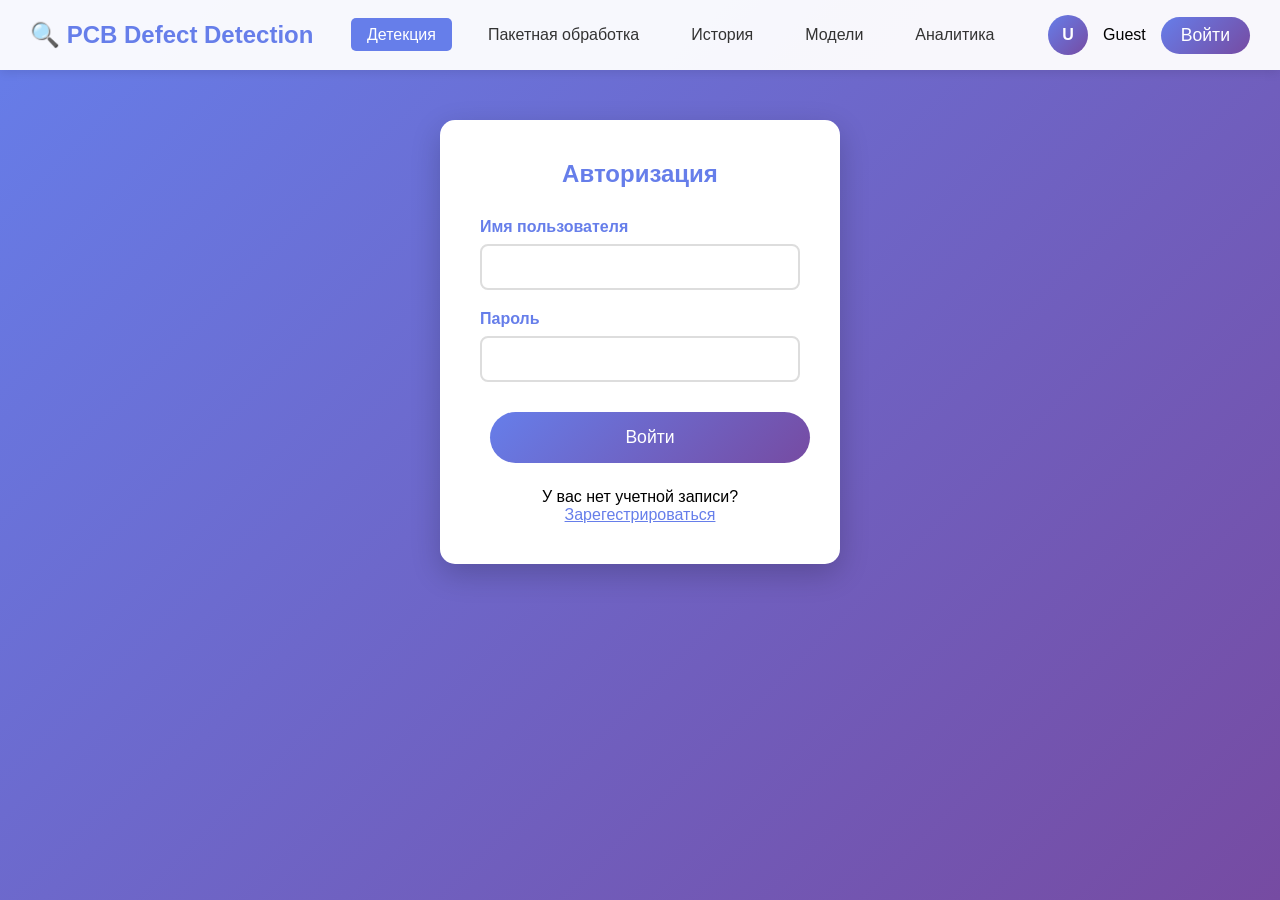
<file: frontend/index.html>
<!DOCTYPE html>
<html lang="ru">
<head>
    <meta charset="UTF-8">
    <meta name="viewport" content="width=device-width, initial-scale=1.0">
    <title>PCB Defect Detection System</title>
    <link rel="stylesheet" href="css/index_style.css">
</head>
<body>
    <!-- Navbar -->
    <div class="navbar">
        <div class="navbar-brand">🔍 PCB Defect Detection</div>
        <ul class="navbar-menu">
            <li><a href="#" class="active" onclick="switchPage('detection', event)">Детекция</a></li>
            <li><a href="#" onclick="switchPage('batch', event)">Пакетная обработка</a></li>
            <li><a href="#" onclick="switchPage('history', event)">История</a></li>
            <li><a href="#" onclick="switchPage('models', event)">Модели</a></li>
            <li><a href="/dashboard">Аналитика</a></li>
        </ul>
        <div class="user-menu">
            <div class="user-avatar" id="userAvatar">U</div>
            <span id="username">Guest</span>
            <button class="btn btn-secondary" onclick="logout()" id="logoutBtn" style="display: none; padding: 8px 20px; margin: 0;">Выйти</button>
            <button class="btn" onclick="showLoginForm()" id="loginBtn" style="padding: 8px 20px; margin: 0;">Войти</button>
        </div>
    </div>

    <div class="container">
        <!-- Login Form (скрыт по умолчанию) -->
        <div id="loginFormContainer" style="display: none;">
            <div class="login-form">
                <h2 style="text-align: center; color: #667eea; margin-bottom: 30px;">Авторизация</h2>
                <div id="loginAlert"></div>
                <form onsubmit="handleLogin(event)">
                    <div class="form-group">
                        <label>Имя пользователя</label>
                        <input type="text" id="loginUsername" required>
                    </div>
                    <div class="form-group">
                        <label>Пароль</label>
                        <input type="password" id="loginPassword" required>
                    </div>
                    <button type="submit" class="btn" style="width: 100%;">Войти</button>
                    <p style="text-align: center; margin-top: 15px;">
                        У вас нет учетной записи? 
                        <a href="#" onclick="showRegisterForm()" style="color: #667eea;">Зарегестрироваться</a>
                    </p>
                </form>
            </div>
        </div>

        <!-- Register Form (скрыт по умолчанию) -->
        <div id="registerFormContainer" style="display: none;">
            <div class="login-form">
                <h2 style="text-align: center; color: #667eea; margin-bottom: 30px;">Регистрация</h2>
                <div id="registerAlert"></div>
                <form onsubmit="handleRegister(event)">
                    <div class="form-group">
                        <label>Имя</label>
                        <input type="text" id="regUsername" required>
                    </div>
                    <div class="form-group">
                        <label>Email</label>
                        <input type="email" id="regEmail" required>
                    </div>
                    <div class="form-group">
                        <label>Полное имя</label>
                        <input type="text" id="regFullName" required>
                    </div>
                    <div class="form-group">
                        <label>Пароль</label>
                        <input type="password" id="regPassword" required>
                    </div>
                    <button type="submit" class="btn" style="width: 100%;">Зарегистроровать</button>
                    <p style="text-align: center; margin-top: 15px;">
                        Уже есть аккаунт? 
                        <a href="#" onclick="showLoginForm()" style="color: #667eea;">Войти</a>
                    </p>
                </form>
            </div>
        </div>

        <!-- Main Content -->
        <div id="mainContent">
            <!-- Tabs -->
            <div class="tabs">
                <button class="tab active" onclick="switchTab('single')">
                    📷 Одиночное обнаружение
                </button>
                <button class="tab" onclick="switchTab('batch')">
                    📁 Пакетная обработка
                </button>
                <button class="tab" onclick="switchTab('history')">
                    📜 История
                </button>
                <button class="tab" onclick="switchTab('compare')">
                    🔬 Сравнение моделей
                </button>
            </div>

            <!-- Tab 1: Single Detection -->
            <div id="tabSingle" class="tab-content active">
                <div class="upload-section" id="uploadSection">
                    <div class="upload-icon">📁</div>
                    <h2>Загрузить изображение печатной платы</h2>
                    <p style="margin: 20px 0; color: #666;">
                        Перетащите файл сюда или щелкните, чтобы выбрать
                    </p>
                    <input type="file" id="fileInput" class="file-input" accept="image/*">
                    <button class="btn" onclick="document.getElementById('fileInput').click()">
                        Выбрать файл
                    </button>
                </div>

                <div class="controls" style="display: none;" id="controls">
                    <div class="slider-container">
                        <label for="singleModelSelect">Модель детекции</label>
                        <select id="singleModelSelect" class="control-select model-select">
                            <option value="default">default</option>
                        </select>
                    </div>
                    <div class="slider-container">
                        <label for="confidenceSlider">
                            Порог уверенности: <span id="confidenceValue">0.25</span>
                        </label>
                        <input type="range" id="confidenceSlider" class="slider" 
                               min="0" max="1" step="0.05" value="0.25">
                    </div>
                    <div class="slider-container">
                        <label for="iouSlider">
                            IoU threshold (NMS): <span id="iouValue">0.45</span>
                        </label>
                        <input type="range" id="iouSlider" class="slider"
                               min="0" max="1" step="0.05" value="0.45">
                    </div>
                    <div class="slider-container">
                        <label for="imgszInput">Размер входа (imgsz)</label>
                        <input type="number" id="imgszInput" class="control-input" min="320" max="4096" step="32" value="1024">
                    </div>
                    <button class="btn" id="analyzeBtn">🔍 Анализировать</button>
                    <button class="btn btn-secondary" onclick="reset()">
                        🔄 Новая инспекция
                    </button>
                    <button class="btn btn-success" onclick="exportPDF()" id="exportBtn" style="display: none;">
                        📄 Экспорт PDF
                    </button>
                    <button class="btn btn-success" onclick="exportJSON()" id="exportJsonBtn" style="display: none;">
                        🧾 Экспорт JSON
                    </button>
                    <select id="imageExportFormat" class="control-select" style="max-width: 180px; display: none;">
                        <option value="jpeg">JPEG</option>
                        <option value="png">PNG</option>
                    </select>
                    <button class="btn btn-success" onclick="exportResultImage()" id="exportImageBtn" style="display: none;">
                        🖼️ Экспорт изображения
                    </button>
                </div>

                <div class="loading" id="loading">
                    <div class="spinner"></div>
                    <h3>Анализ изображения...</h3>
                    <p>Это может занять несколько секунд</p>
                </div>

                <div class="preview-section" id="previewSection">
                    <div class="image-preview">
                        <h3>📷 Исходное изображение</h3>
                        <img id="originalImage" alt="Original">
                    </div>
                    <div class="image-preview">
                        <h3>✨ Результат анализа</h3>
                        <img id="resultImage" alt="Result">
                    </div>
                </div>

                <div class="results-section" id="resultsSection">
                    <h2 style="margin-bottom: 20px;">📊 Результаты проверки</h2>
                    
                    <div id="statusBadge"></div>
                    <div class="stats-grid" id="statsGrid"></div>
                    <h3 style="margin: 30px 0 15px;">🔎 Обнаруженные дефекты</h3>
                    <div id="defectsList"></div>
                </div>
            </div>

            <!-- Tab 2: Batch Processing -->
            <div id="tabBatch" class="tab-content">
                <h2>Пакетная обработка</h2>
                <p style="color: #666; margin-bottom: 20px;">Загрузите несколько изображений для обработки</p>

                <div class="upload-section" id="batchUploadSection">
                    <div class="upload-icon">📁</div>
                    <h3>Выбрать несколько изображений</h3>
                    <input type="file" id="batchFileInput" class="file-input" accept="image/*" multiple>
                    <button class="btn" onclick="document.getElementById('batchFileInput').click()">
                        Выбрать файлы
                    </button>
                </div>

                <div id="batchFilesContainer" style="display: none;">
                    <h3>Выбранные файлы (<span id="batchFileCount">0</span>)</h3>
                    <div class="batch-files-list" id="batchFilesList"></div>

                    <div style="margin-top: 20px;">
                        <div class="slider-container">
                            <label for="batchModelSelect">Модель детекции</label>
                            <select id="batchModelSelect" class="control-select model-select">
                                <option value="default">default</option>
                            </select>
                        </div>
                        <div class="slider-container">
                            <label for="batchConfidenceSlider">
                                Порог уверенности: <span id="batchConfidenceValue">0.25</span>
                            </label>
                            <input type="range" id="batchConfidenceSlider" class="slider"
                                   min="0" max="1" step="0.05" value="0.25">
                        </div>
                        <div class="slider-container">
                            <label for="batchIouSlider">
                                IoU threshold (NMS): <span id="batchIouValue">0.45</span>
                            </label>
                            <input type="range" id="batchIouSlider" class="slider"
                                   min="0" max="1" step="0.05" value="0.45">
                        </div>
                        <div class="slider-container">
                            <label for="batchImgszInput">Размер входа (imgsz)</label>
                            <input type="number" id="batchImgszInput" class="control-input" min="320" max="4096" step="32" value="1024">
                        </div>
                        <button class="btn" onclick="processBatch()">
                            🚀 Обработать все
                        </button>
                        <button class="btn btn-secondary" onclick="clearBatchFiles()">
                            🗑️ Очистить все
                        </button>
                    </div>
                </div>

                <div id="batchProgress" style="display: none; margin-top: 30px;">
                    <h3>Прогресс обработки</h3>
                    <div style="background: #f8f9ff; padding: 20px; border-radius: 10px; margin-top: 15px;">
                        <div style="display: flex; justify-content: space-between; margin-bottom: 10px;">
                            <span>Прогресс:</span>
                            <span id="batchProgressText">0%</span>
                        </div>
                        <div style="width: 100%; height: 20px; background: #ddd; border-radius: 10px; overflow: hidden;">
                            <div id="batchProgressBar" style="width: 0%; height: 100%; background: linear-gradient(135deg, #667eea 0%, #764ba2 100%); transition: width 0.3s;"></div>
                        </div>
                    </div>
                </div>

                <div id="batchResults" style="display: none; margin-top: 30px;">
                    <h3>Результаты пакетной обработки</h3>
                    <div id="batchResultsContent"></div>
                </div>
            </div>

            <!-- Tab 3: History -->
            <div id="tabHistory" class="tab-content">
                <h2>История проверок</h2>
                <p style="color: #666; margin-bottom: 20px;">Просмотр прошлых проверок и результатов</p>

                <div style="margin-bottom: 20px;">
                    <button class="btn" onclick="loadHistory()">🔄 Обновить</button>
                    <button class="btn btn-success" onclick="exportHistoryCSV()">📊 Экспорт CSV</button>
                </div>

                <table class="history-table" id="historyTable">
                    <thead>
                        <tr>
                            <th>ID</th>
                            <th>Дата и время</th>
                            <th>Имя файла</th>
                            <th>Дефекты</th>
                            <th>Статус</th>
                            <th>Действия</th>
                        </tr>
                    </thead>
                    <tbody id="historyTableBody">
                        <tr>
                            <td colspan="6" style="text-align: center; padding: 40px;">
                                Загрузка истории...
                            </td>
                        </tr>
                    </tbody>
                </table>
            </div>

            <!-- Tab 4: Model Comparison -->
            <div id="tabCompare" class="tab-content">
                <h2>Сравнение моделей</h2>
                <p style="color: #666; margin-bottom: 20px;">Сравните результаты разных моделей</p>

                <div class="upload-section" id="compareUploadSection">
                    <div class="upload-icon">📷</div>
                    <h3>Загрузите изображение для сравнения</h3>
                    <input type="file" id="compareFileInput" class="file-input" accept="image/*">
                    <button class="btn" onclick="document.getElementById('compareFileInput').click()">
                        Выберите изображение
                    </button>
                </div>

                <div id="compareControls" style="display: none; margin-top: 20px;">
                    <button class="btn" onclick="compareModels()">
                        🔬 Сравнить модели
                    </button>
                </div>

                <div id="compareLoading" class="loading">
                    <div class="spinner"></div>
                    <h3>Сравнение моделей...</h3>
                </div>

                <div id="compareResults" style="display: none; margin-top: 30px;">
                    <h3>Результаты сравнения</h3>
                    <div class="comparison-container" id="comparisonContainer"></div>
                    
                    <div style="margin-top: 30px; padding: 20px; background: #f8f9ff; border-radius: 10px;">
                        <h4>Анализ соглашения</h4>
                        <div id="agreementAnalysis"></div>
                    </div>
                </div>
            </div>
        </div>
    </div>

    <!-- Inspection Detail Modal -->
    <div id="inspectionModal" class="modal">
        <div class="modal-content">
            <div class="modal-header">
                <h3>📋 Детали инспекции</h3>
                <span class="modal-close" onclick="closeInspectionModal()">&times;</span>
            </div>
            <div class="modal-body" id="inspectionModalBody">
                <div style="text-align: center; padding: 40px;">
                    <div class="spinner"></div>
                    <p>Загрузка...</p>
                </div>
            </div>
        </div>
    </div>

    <script src="js/index_script.js"></script>
</body>
</html>
</file>
<file: frontend/css/index_style.css>
* {
    margin: 0;
    padding: 0;
    box-sizing: border-box;
}

body {
    font-family: -apple-system, BlinkMacSystemFont, 'Segoe UI', Roboto, Oxygen, Ubuntu, Cantarell, sans-serif;
    background: linear-gradient(135deg, #667eea 0%, #764ba2 100%);
    min-height: 100vh;
}

/* Навигация */
.navbar {
    background: rgba(255, 255, 255, 0.95);
    padding: 15px 30px;
    box-shadow: 0 2px 10px rgba(0,0,0,0.1);
    display: flex;
    justify-content: space-between;
    align-items: center;
}

.navbar-brand {
    font-size: 1.5em;
    font-weight: bold;
    color: #667eea;
}

.navbar-menu {
    display: flex;
    gap: 20px;
    list-style: none;
}

.navbar-menu a {
    text-decoration: none;
    color: #333;
    padding: 8px 16px;
    border-radius: 5px;
    transition: all 0.3s;
}

.navbar-menu a:hover,
.navbar-menu a.active {
    background: #667eea;
    color: white;
}

.user-menu {
    display: flex;
    align-items: center;
    gap: 15px;
}

.user-avatar {
    width: 40px;
    height: 40px;
    border-radius: 50%;
    background: linear-gradient(135deg, #667eea 0%, #764ba2 100%);
    display: flex;
    align-items: center;
    justify-content: center;
    color: white;
    font-weight: bold;
}

.container {
    max-width: 1400px;
    margin: 30px auto;
    padding: 0 20px;
}

/* Tabs */
.tabs {
    background: white;
    border-radius: 15px 15px 0 0;
    display: flex;
    overflow: hidden;
    box-shadow: 0 2px 10px rgba(0,0,0,0.1);
}

.tab {
    flex: 1;
    padding: 20px;
    text-align: center;
    cursor: pointer;
    border: none;
    background: white;
    font-size: 1.1em;
    transition: all 0.3s;
    border-bottom: 3px solid transparent;
}

.tab:hover {
    background: #f8f9ff;
}

.tab.active {
    background: #f8f9ff;
    border-bottom-color: #667eea;
    color: #667eea;
    font-weight: bold;
}

/* Content */
.tab-content {
    background: white;
    border-radius: 0 0 15px 15px;
    padding: 40px;
    box-shadow: 0 10px 30px rgba(0,0,0,0.2);
    display: none;
}

.tab-content.active {
    display: block;
}

/* Upload Section */
.upload-section {
    border: 3px dashed #667eea;
    border-radius: 15px;
    padding: 60px;
    text-align: center;
    background: #f8f9ff;
    transition: all 0.3s;
    cursor: pointer;
}

.upload-section:hover {
    border-color: #764ba2;
    background: #f0f2ff;
}

.upload-section.drag-over {
    border-color: #764ba2;
    background: #e8ebff;
    transform: scale(1.02);
}

.upload-icon {
    font-size: 4em;
    margin-bottom: 20px;
}

.file-input {
    display: none;
}

.btn {
    background: linear-gradient(135deg, #667eea 0%, #764ba2 100%);
    color: white;
    border: none;
    padding: 15px 40px;
    border-radius: 30px;
    font-size: 1.1em;
    cursor: pointer;
    transition: transform 0.2s;
    margin: 10px;
}

.btn:hover {
    transform: translateY(-2px);
    box-shadow: 0 10px 20px rgba(102, 126, 234, 0.4);
}

.btn:disabled {
    opacity: 0.5;
    cursor: not-allowed;
}

.btn-secondary {
    background: #6c757d;
}

.btn-success {
    background: linear-gradient(135deg, #28a745 0%, #20c997 100%);
}

.btn-danger {
    background: linear-gradient(135deg, #dc3545 0%, #c82333 100%);
}

/* Preview Section */
.preview-section {
    margin-top: 40px;
    display: none;
}

.preview-section.active {
    display: grid;
    grid-template-columns: 1fr 1fr;
    gap: 30px;
}

.image-preview {
    border-radius: 15px;
    overflow: hidden;
    box-shadow: 0 10px 30px rgba(0,0,0,0.2);
}

.image-preview img {
    width: 100%;
    height: auto;
    display: block;
}

.image-preview h3 {
    background: #f8f9ff;
    padding: 15px;
    color: #667eea;
}

/* Results Section */
.results-section {
    margin-top: 40px;
    display: none;
}

.results-section.active {
    display: block;
}

.status-badge {
    display: inline-block;
    padding: 8px 20px;
    border-radius: 20px;
    font-weight: bold;
    margin: 10px 0;
}

.status-passed {
    background: #d4edda;
    color: #155724;
}

.status-warning {
    background: #fff3cd;
    color: #856404;
}

.status-failed {
    background: #f8d7da;
    color: #721c24;
}

.defect-card {
    background: white;
    border-left: 4px solid #667eea;
    padding: 15px;
    margin: 10px 0;
    border-radius: 8px;
    box-shadow: 0 2px 10px rgba(0,0,0,0.1);
}

.defect-card.critical {
    border-left-color: #dc3545;
}

.defect-card.medium {
    border-left-color: #ffc107;
}

.defect-card.low {
    border-left-color: #28a745;
}

.stats-grid {
    display: grid;
    grid-template-columns: repeat(auto-fit, minmax(200px, 1fr));
    gap: 20px;
    margin: 20px 0;
}

.stat-card {
    background: linear-gradient(135deg, #667eea 0%, #764ba2 100%);
    color: white;
    padding: 25px;
    border-radius: 15px;
    text-align: center;
}

.stat-card h2 {
    font-size: 2.5em;
    margin-bottom: 10px;
}

.stat-card p {
    opacity: 0.9;
}

/* Loading */
.loading {
    display: none;
    text-align: center;
    padding: 40px;
}

.loading.active {
    display: block;
}

.spinner {
    border: 5px solid #f3f3f3;
    border-top: 5px solid #667eea;
    border-radius: 50%;
    width: 60px;
    height: 60px;
    animation: spin 1s linear infinite;
    margin: 0 auto 20px;
}

@keyframes spin {
    0% { transform: rotate(0deg); }
    100% { transform: rotate(360deg); }
}

/* Controls */
.controls {
    margin: 20px 0;
    padding: 20px;
    background: #f8f9ff;
    border-radius: 10px;
}

.slider-container {
    margin: 15px 0;
}

.slider-container label {
    display: block;
    margin-bottom: 8px;
    color: #667eea;
    font-weight: bold;
}

.slider {
    width: 100%;
    height: 8px;
    border-radius: 5px;
    background: #ddd;
    outline: none;
    -webkit-appearance: none;
}

.slider::-webkit-slider-thumb {
    -webkit-appearance: none;
    appearance: none;
    width: 20px;
    height: 20px;
    border-radius: 50%;
    background: #667eea;
    cursor: pointer;
}

.control-select {
    width: 100%;
    height: 44px;
    border: 2px solid #d7dcff;
    border-radius: 10px;
    background: linear-gradient(180deg, #ffffff 0%, #f7f9ff 100%);
    color: #4f5cb8;
    font-weight: 600;
    padding: 0 12px;
    font-size: 0.98em;
    outline: none;
    transition: border-color 0.2s ease, box-shadow 0.2s ease, transform 0.2s ease;
}

.control-select:hover {
    border-color: #9aa8ff;
}

.control-select:focus {
    border-color: #667eea;
    box-shadow: 0 0 0 4px rgba(102, 126, 234, 0.15);
}

.control-input {
    width: 100%;
    height: 44px;
    border: 2px solid #d7dcff;
    border-radius: 10px;
    background: linear-gradient(180deg, #ffffff 0%, #f7f9ff 100%);
    color: #4f5cb8;
    font-weight: 600;
    padding: 0 12px;
    font-size: 0.98em;
    outline: none;
    transition: border-color 0.2s ease, box-shadow 0.2s ease;
}

.control-input:focus {
    border-color: #667eea;
    box-shadow: 0 0 0 4px rgba(102, 126, 234, 0.15);
}

/* History Table */
.history-table {
    width: 100%;
    border-collapse: collapse;
    margin-top: 20px;
}

.history-table th,
.history-table td {
    padding: 15px;
    text-align: left;
    border-bottom: 1px solid #dee2e6;
}

.history-table th {
    background: #f8f9ff;
    color: #667eea;
    font-weight: bold;
}

.history-table tr:hover {
    background: #f8f9ff;
}

/* Batch Upload */
.batch-files-list {
    margin-top: 20px;
    max-height: 300px;
    overflow-y: auto;
}

.batch-file-item {
    display: flex;
    justify-content: space-between;
    align-items: center;
    padding: 10px;
    background: #f8f9ff;
    border-radius: 8px;
    margin-bottom: 8px;
}

.batch-file-item .file-name {
    font-weight: 500;
}

.batch-file-item .file-size {
    color: #666;
    font-size: 0.9em;
}

.remove-file-btn {
    background: #dc3545;
    color: white;
    border: none;
    padding: 5px 15px;
    border-radius: 5px;
    cursor: pointer;
}

/* Model Comparison */
.comparison-container {
    display: grid;
    grid-template-columns: repeat(auto-fit, minmax(300px, 1fr));
    gap: 20px;
    margin-top: 20px;
}

.model-result {
    background: #f8f9ff;
    padding: 20px;
    border-radius: 10px;
    border: 2px solid #667eea;
}

.model-result h4 {
    color: #667eea;
    margin-bottom: 15px;
}

/* Login Form */
.login-form {
    max-width: 400px;
    margin: 50px auto;
    background: white;
    padding: 40px;
    border-radius: 15px;
    box-shadow: 0 10px 30px rgba(0,0,0,0.2);
}

.form-group {
    margin-bottom: 20px;
}

.form-group label {
    display: block;
    margin-bottom: 8px;
    color: #667eea;
    font-weight: bold;
}

.form-group input {
    width: 100%;
    padding: 12px;
    border: 2px solid #ddd;
    border-radius: 8px;
    font-size: 1em;
    transition: border-color 0.3s;
}

.form-group input:focus {
    outline: none;
    border-color: #667eea;
}

.alert {
    padding: 15px;
    border-radius: 8px;
    margin-bottom: 20px;
}

.alert-success {
    background: #d4edda;
    color: #155724;
    border: 1px solid #c3e6cb;
}

.alert-error {
    background: #f8d7da;
    color: #721c24;
    border: 1px solid #f5c6cb;
}

.alert-info {
    background: #d1ecf1;
    color: #0c5460;
    border: 1px solid #bee5eb;
}

/* Modal */
.modal {
    display: none;
    position: fixed;
    z-index: 1000;
    left: 0;
    top: 0;
    width: 100%;
    height: 100%;
    background-color: rgba(0, 0, 0, 0.5);
    overflow-y: auto;
}

.modal-content {
    background: white;
    margin: 5% auto;
    border-radius: 15px;
    width: 80%;
    max-width: 900px;
    box-shadow: 0 10px 40px rgba(0, 0, 0, 0.3);
    animation: modalFadeIn 0.3s;
}

@keyframes modalFadeIn {
    from { opacity: 0; transform: translateY(-30px); }
    to { opacity: 1; transform: translateY(0); }
}

.modal-header {
    display: flex;
    justify-content: space-between;
    align-items: center;
    padding: 20px 30px;
    border-bottom: 1px solid #dee2e6;
    background: #f8f9ff;
    border-radius: 15px 15px 0 0;
}

.modal-header h3 {
    color: #667eea;
    margin: 0;
}

.modal-close {
    font-size: 28px;
    font-weight: bold;
    color: #aaa;
    cursor: pointer;
    transition: color 0.2s;
}

.modal-close:hover {
    color: #333;
}

.modal-body {
    padding: 30px;
    max-height: 70vh;
    overflow-y: auto;
}

.inspection-detail-header {
    display: flex;
    justify-content: space-between;
    align-items: center;
    margin-bottom: 20px;
    flex-wrap: wrap;
    gap: 10px;
}

.inspection-meta {
    display: grid;
    grid-template-columns: repeat(auto-fit, minmax(180px, 1fr));
    gap: 15px;
    margin-bottom: 20px;
}

.meta-item {
    background: #f8f9ff;
    padding: 12px;
    border-radius: 8px;
}

.meta-item label {
    display: block;
    font-size: 0.85em;
    color: #666;
    margin-bottom: 4px;
}

.meta-item span {
    font-weight: bold;
    color: #333;
}

.img-placeholder {
    min-height: 200px;
    background: #f0f0f0;
    display: flex;
    align-items: center;
    justify-content: center;
    border-radius: 10px;
    color: #888;
}

.inspection-images {
    display: grid;
    grid-template-columns: 1fr 1fr;
    gap: 20px;
    margin-bottom: 20px;
}

.inspection-images img {
    width: 100%;
    border-radius: 10px;
    box-shadow: 0 4px 15px rgba(0, 0, 0, 0.1);
}

.inspection-defects {
    margin-top: 20px;
}

.inspection-defects h4 {
    color: #667eea;
    margin-bottom: 15px;
}

@media (max-width: 768px) {
    .modal-content {
        width: 95%;
        margin: 10% auto;
    }

    .inspection-images {
        grid-template-columns: 1fr;
    }

    .inspection-meta {
        grid-template-columns: 1fr 1fr;
    }
}

.severity-critical {
    color: #dc3545;
    font-weight: bold;
}

.severity-medium {
    color: #ffc107;
    font-weight: bold;
}

.severity-low {
    color: #28a745;
    font-weight: bold;
}
</file>
